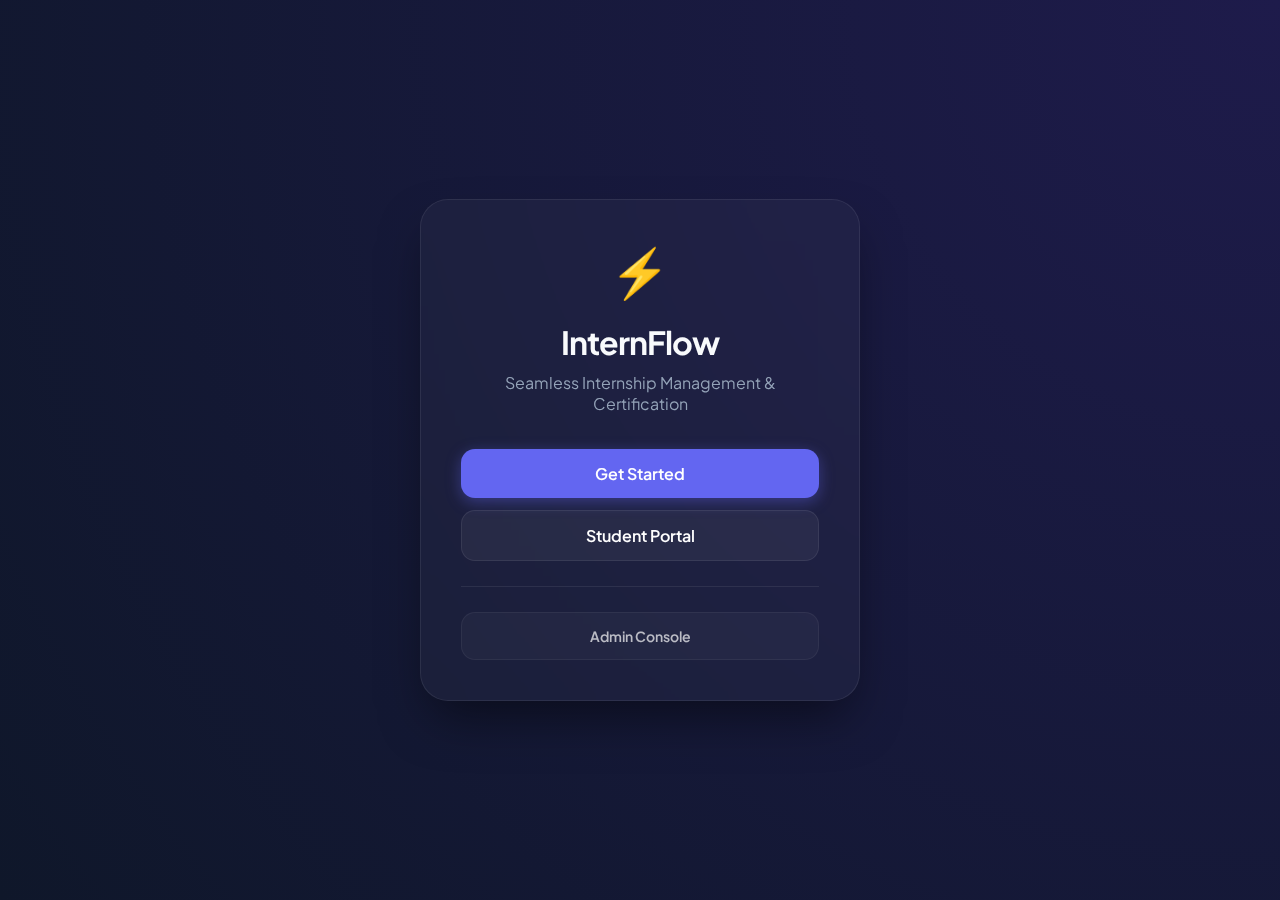
<file: frontend/index.html>
<!DOCTYPE html>
<html lang="en">
<head>
    <meta charset="UTF-8">
    <title>InternFlow | Management</title>
    <link rel="stylesheet" href="style.css">
</head>
<body>
    <div class="centered-container">
        <div class="glass-card animate-card" style="text-align: center;">
            <div style="font-size: 48px; margin-bottom: 20px;">⚡</div>
            <h1 style="font-size: 32px; letter-spacing: -1px; margin-bottom: 10px;">InternFlow</h1>
            <p style="color: var(--text-dim); margin-bottom: 35px;">Seamless Internship Management & Certification</p>
            
            <a href="student-register.html" class="btn btn-primary" style="margin-bottom: 12px;">Get Started</a>
            <a href="student-login.html" class="btn btn-ghost" style="margin-bottom: 12px;">Student Portal</a>
            
            <div style="margin: 25px 0; height: 1px; background: var(--glass-border);"></div>
            <a href="admin-login.html" class="btn btn-ghost" style="font-size: 14px; opacity: 0.7;">Admin Console</a>
        </div>
    </div>
</body>
</html>
</file>
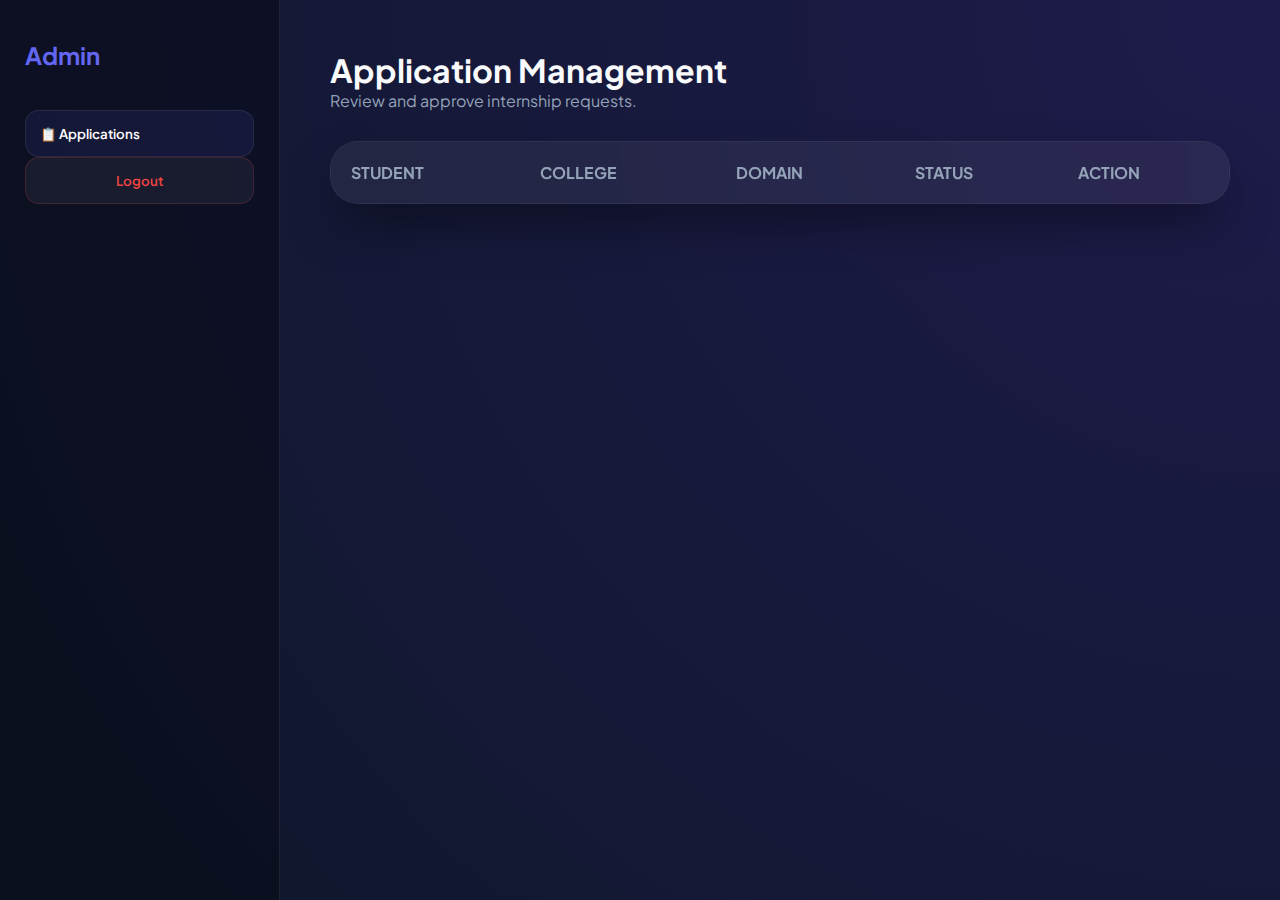
<file: frontend/admin-dashboard.html>
<!DOCTYPE html>
<html lang="en">
<head>
    <meta charset="UTF-8">
    <title>Admin Dashboard | InternFlow</title>
    <link rel="stylesheet" href="style.css">
</head>
<body onload="loadStudents()">
    <div style="display: flex; min-height: 100vh;">
        <aside style="width: 280px; background: rgba(0,0,0,0.3); border-right: 1px solid var(--glass-border); padding: 40px 25px;">
            <h2 style="color: var(--primary); margin-bottom: 40px;">Admin</h2>
            <nav>
                <button class="btn btn-ghost" style="justify-content: flex-start; background: rgba(99,102,241,0.1);">📋 Applications</button>
            </nav>
            <button class="btn btn-ghost" style="margin-top: auto; color: #ef4444; border-color: rgba(239, 68, 68, 0.2);" onclick="location.href='index.html'">Logout</button>
        </aside>

        <main style="flex: 1; padding: 50px;">
            <div class="animate-card">
                <h1>Application Management</h1>
                <p style="color: var(--text-dim); margin-bottom: 30px;">Review and approve internship requests.</p>
                
                <div class="glass-card" style="max-width: 100%; padding: 0; overflow: hidden;">
                    <table style="width: 100%; border-collapse: collapse;">
                        <thead>
                            <tr style="background: rgba(255,255,255,0.03);">
                                <th style="padding: 20px; text-align: left; color: var(--text-dim);">STUDENT</th>
                                <th style="padding: 20px; text-align: left; color: var(--text-dim);">COLLEGE</th>
                                <th style="padding: 20px; text-align: left; color: var(--text-dim);">DOMAIN</th>
                                <th style="padding: 20px; text-align: left; color: var(--text-dim);">STATUS</th>
                                <th style="padding: 20px; text-align: left; color: var(--text-dim);">ACTION</th>
                            </tr>
                        </thead>
                        <tbody id="table"></tbody>
                    </table>
                </div>
            </div>
        </main>
    </div>
    <script src="admin.js"></script>
</body>
</html>
</file>
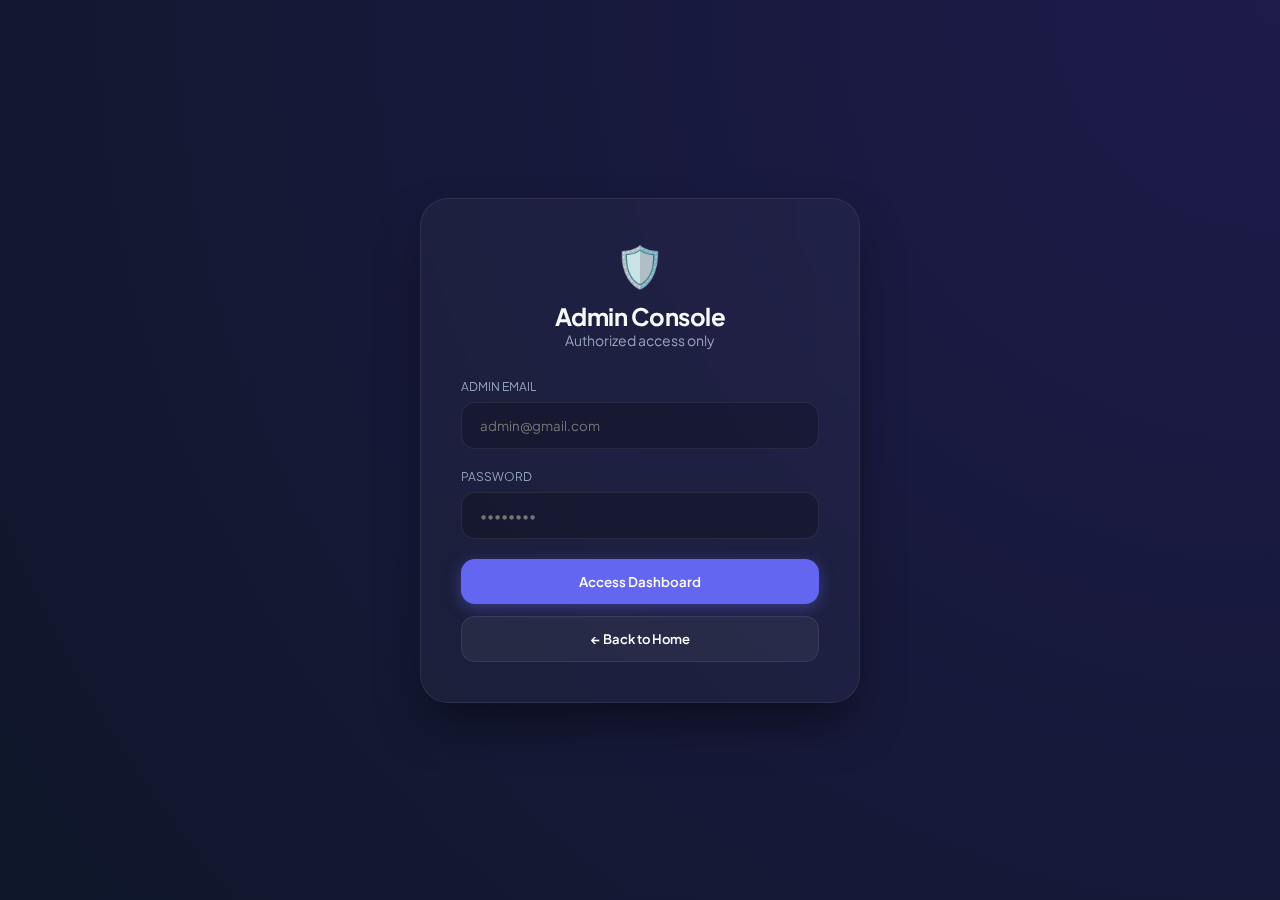
<file: frontend/admin-login.html>
<!DOCTYPE html>
<html lang="en">
<head>
    <meta charset="UTF-8">
    <title>Admin Login | InternFlow</title>
    <link rel="stylesheet" href="style.css">
</head>
<body>
    <div class="centered-container">
        <div class="glass-card animate-card">
            <div style="text-align: center; margin-bottom: 30px;">
                <div style="font-size: 40px; margin-bottom: 10px;">🛡️</div>
                <h2 style="letter-spacing: -0.5px;">Admin Console</h2>
                <p style="color: var(--text-dim); font-size: 14px;">Authorized access only</p>
            </div>
            
            <label style="font-size: 12px; color: var(--text-dim); margin-bottom: 8px; display: block;">ADMIN EMAIL</label>
            <input id="email" type="email" placeholder="admin@gmail.com">
            
            <label style="font-size: 12px; color: var(--text-dim); margin-bottom: 8px; display: block;">PASSWORD</label>
            <input id="password" type="password" placeholder="••••••••">
            
            <button class="btn btn-primary" onclick="adminLogin()">Access Dashboard</button>
            
            <a href="index.html" class="btn btn-ghost" style="margin-top: 12px; font-size: 13px;">← Back to Home</a>
        </div>
    </div>
    <script src="admin.js"></script>
</body>
</html>
</file>
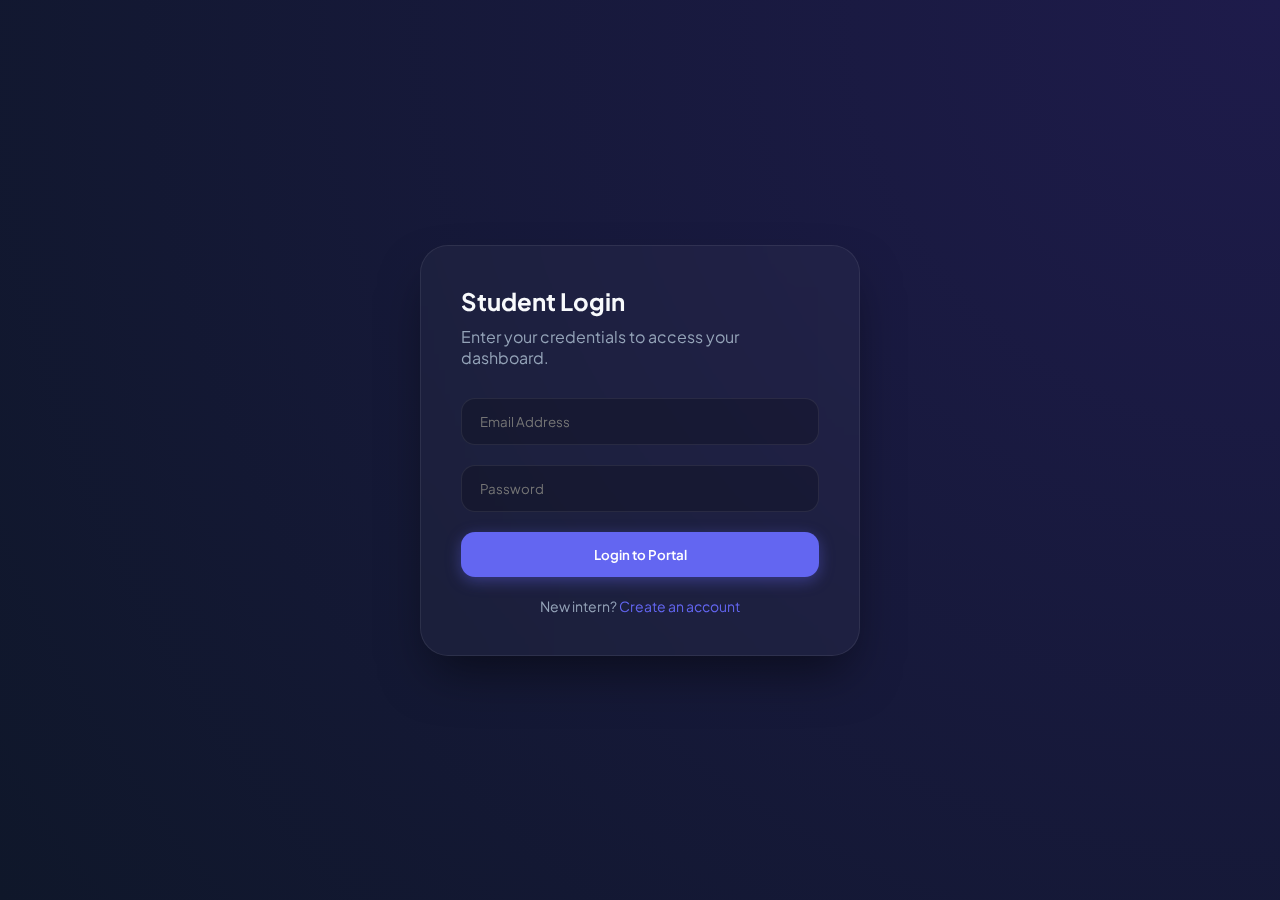
<file: frontend/student-dashboard.html>
<!DOCTYPE html>
<html lang="en">
<head>
    <meta charset="UTF-8">
    <title>Dashboard | InternFlow</title>
    <link rel="stylesheet" href="style.css">
</head>
<body>
    <div style="display: flex; min-height: 100vh;">
        <nav style="width: 280px; background: rgba(0,0,0,0.3); border-right: 1px solid var(--glass-border); padding: 40px 25px; display: flex; flex-direction: column;">
            <h2 style="color: var(--primary); margin-bottom: 40px;">InternFlow</h2>
            <div style="flex: 1;">
                <button class="btn btn-ghost" style="justify-content: flex-start; margin-bottom: 10px; background: rgba(99,102,241,0.1);">🏠 Overview</button>
            </div>
            <button class="btn btn-ghost" style="color: #ef4444; border-color: rgba(239, 68, 68, 0.2);" onclick="logout()">Logout</button>
        </nav>

        <main style="flex: 1; padding: 50px;">
            <div class="animate-card">
                <h1 style="margin-bottom: 10px;">Student Dashboard</h1>
                <p style="color: var(--text-dim); margin-bottom: 40px;">Your internship application and certification status.</p>
                
                <div class="glass-card" style="max-width: 600px; padding: 40px;" id="output">
                    </div>
            </div>
        </main>
    </div>

    <script>
        const s = JSON.parse(localStorage.getItem("loggedStudent"));
        if (!s) window.location.href = "student-login.html";

        document.getElementById("output").innerHTML = `
            <div style="margin-bottom: 25px;">
                <label style="color: var(--text-dim); font-size: 12px; display: block; margin-bottom: 5px; letter-spacing: 1px;">FULL NAME</label>
                <p style="font-size: 18px; font-weight: 600;">${s.name}</p>
            </div>
            <div style="margin-bottom: 25px;">
                <label style="color: var(--text-dim); font-size: 12px; display: block; margin-bottom: 5px; letter-spacing: 1px;">COLLEGE</label>
                <p style="font-size: 18px; font-weight: 600;">${s.college}</p>
            </div>
            <div style="margin-bottom: 25px;">
                <label style="color: var(--text-dim); font-size: 12px; display: block; margin-bottom: 5px; letter-spacing: 1px;">DOMAIN</label>
                <p style="font-size: 18px; font-weight: 600; color: var(--primary);">${s.domain}</p>
            </div>
            <div>
                <label style="color: var(--text-dim); font-size: 12px; display: block; margin-bottom: 10px; letter-spacing: 1px;">STATUS</label>
                <span class="status-badge ${s.status === 'Approved' ? 'status-approved' : 'status-pending'}">
                    ${s.status}
                </span>
            </div>
        `;

        function logout() {
            localStorage.removeItem("loggedStudent");
            window.location.href = "index.html";
        }
    </script>
</body>
</html>
</file>
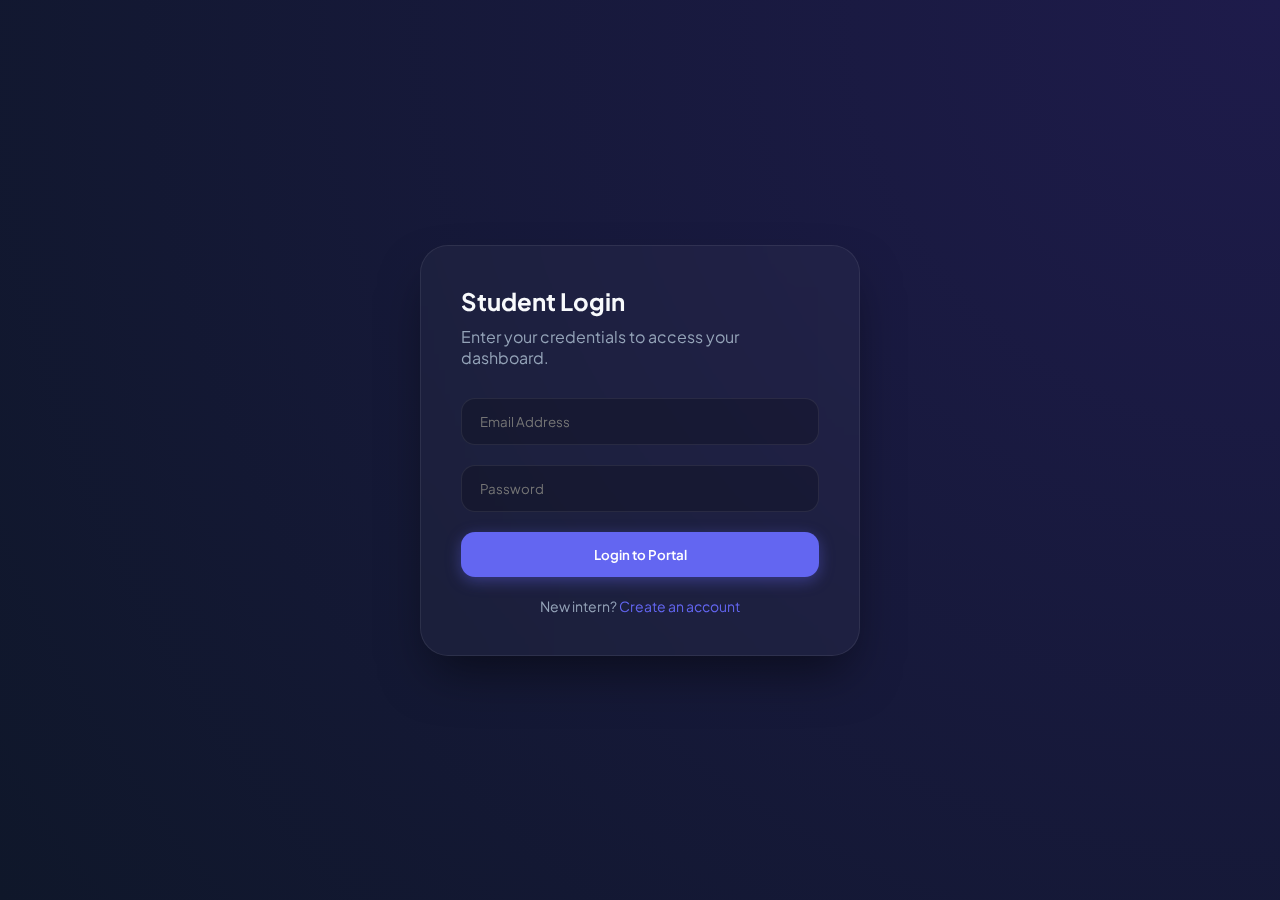
<file: frontend/student-login.html>
<!DOCTYPE html>
<html lang="en">
<head>
    <meta charset="UTF-8">
    <title>Student Login | InternFlow</title>
    <link rel="stylesheet" href="style.css">
</head>
<body>
    <div class="centered-container">
        <div class="glass-card animate-card">
            <h2 style="margin-bottom: 10px;">Student Login</h2>
            <p style="color: var(--text-dim); margin-bottom: 30px;">Enter your credentials to access your dashboard.</p>
            
            <input id="email" type="email" placeholder="Email Address">
            <input id="password" type="password" placeholder="Password">

            <button class="btn btn-primary" onclick="loginStudent()">Login to Portal</button>
            
            <p style="text-align: center; margin-top: 20px; font-size: 14px; color: var(--text-dim);">
                New intern? <a href="student-register.html" style="color: var(--primary); text-decoration: none;">Create an account</a>
            </p>
        </div>
    </div>
    <script src="student.js"></script>
</body>
</html>
</file>
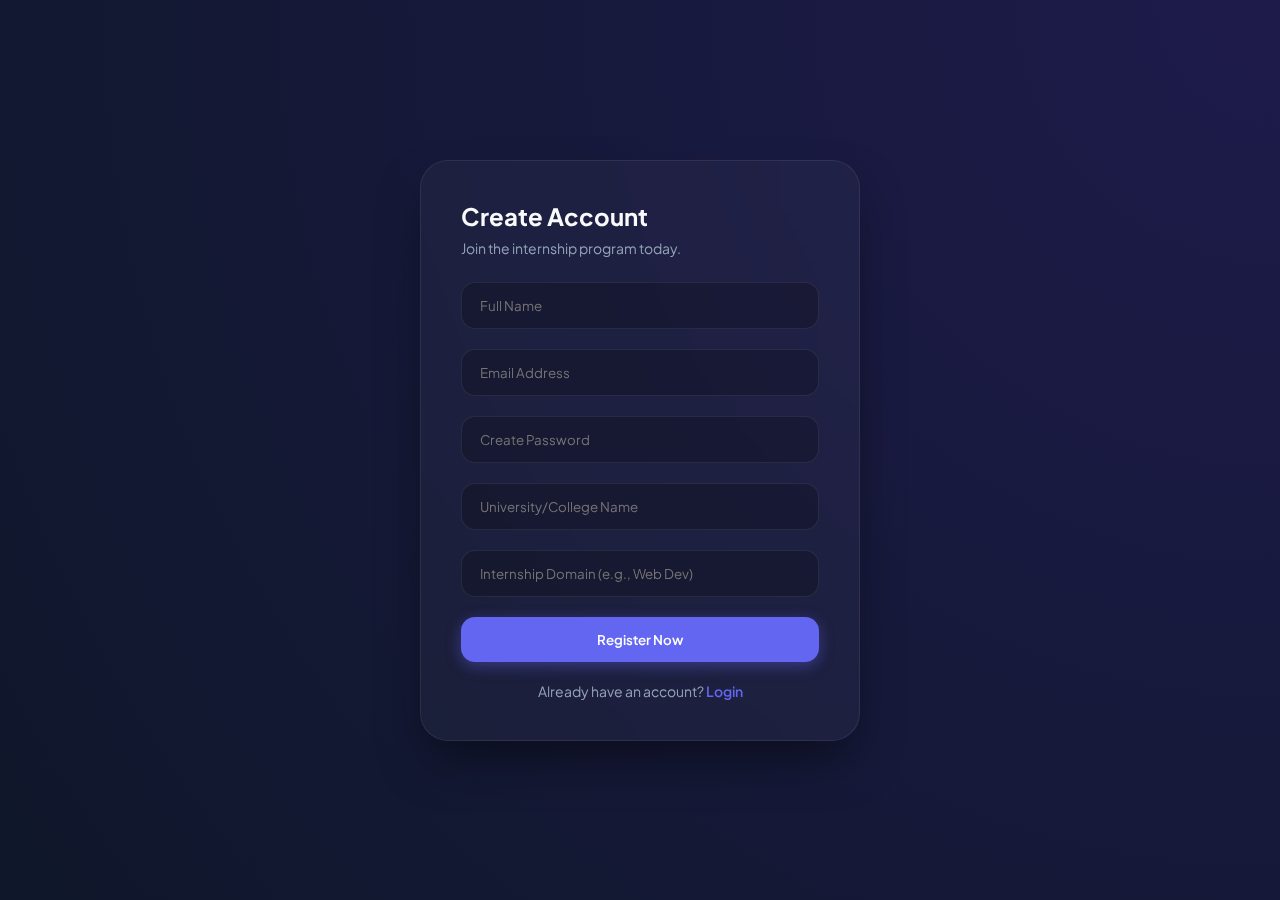
<file: frontend/student-register.html>
<!DOCTYPE html>
<html lang="en">
<head>
    <meta charset="UTF-8">
    <title>Student Registration | InternFlow</title>
    <link rel="stylesheet" href="style.css">
</head>
<body>
    <div class="centered-container">
        <div class="glass-card animate-card">
            <h2 style="margin-bottom: 8px;">Create Account</h2>
            <p style="color: var(--text-dim); margin-bottom: 25px; font-size: 14px;">Join the internship program today.</p>
            
            <input id="name" type="text" placeholder="Full Name">
            <input id="email" type="email" placeholder="Email Address">
            <input id="password" type="password" placeholder="Create Password">
            <input id="college" type="text" placeholder="University/College Name">
            <input id="domain" type="text" placeholder="Internship Domain (e.g., Web Dev)">
            
            <button class="btn btn-primary" onclick="registerStudent()">Register Now</button>
            
            <p style="text-align: center; margin-top: 20px; font-size: 14px; color: var(--text-dim);">
                Already have an account? <a href="student-login.html" style="color: var(--primary); text-decoration: none; font-weight: 600;">Login</a>
            </p>
        </div>
    </div>
    <script src="student.js"></script>
</body>
</html>
</file>
<file: frontend/style.css>
@import url('https://fonts.googleapis.com/css2?family=Plus+Jakarta+Sans:wght@400;500;600;700&display=swap');

:root {
  --primary: #6366f1;
  --primary-glow: rgba(99, 102, 241, 0.4);
  --bg-dark: #0f172a;
  --glass: rgba(255, 255, 255, 0.03);
  --glass-border: rgba(255, 255, 255, 0.08);
  --text-main: #f8fafc;
  --text-dim: #94a3b8;
  --success: #10b981;
  --warning: #f59e0b;
}

* {
  margin: 0;
  padding: 0;
  box-sizing: border-box;
  font-family: 'Plus Jakarta Sans', sans-serif;
}

body {
  background: radial-gradient(circle at top right, #1e1b4b, #0f172a);
  color: var(--text-main);
  min-height: 100vh;
  overflow-x: hidden;
}

@keyframes slideUpFade {
  from { opacity: 0; transform: translateY(30px); filter: blur(10px); }
  to { opacity: 1; transform: translateY(0); filter: blur(0); }
}

.animate-card {
  animation: slideUpFade 0.8s cubic-bezier(0.16, 1, 0.3, 1) forwards;
}

.centered-container {
  display: flex;
  justify-content: center;
  align-items: center;
  min-height: 100vh;
  padding: 20px;
}

.glass-card {
  background: var(--glass);
  backdrop-filter: blur(16px);
  -webkit-backdrop-filter: blur(16px);
  border: 1px solid var(--glass-border);
  border-radius: 28px;
  padding: 40px;
  width: 100%;
  max-width: 440px;
  box-shadow: 0 25px 50px -12px rgba(0, 0, 0, 0.5);
}

input {
  width: 100%;
  padding: 14px 18px;
  background: rgba(0, 0, 0, 0.2);
  border: 1px solid var(--glass-border);
  border-radius: 14px;
  color: white;
  margin-bottom: 20px;
  transition: all 0.3s ease;
}

input:focus {
  outline: none;
  border-color: var(--primary);
  box-shadow: 0 0 0 4px var(--primary-glow);
  background: rgba(0, 0, 0, 0.4);
}

.btn {
  width: 100%;
  padding: 14px;
  border-radius: 14px;
  border: none;
  font-weight: 600;
  cursor: pointer;
  transition: 0.4s cubic-bezier(0.4, 0, 0.2, 1);
  display: flex;
  justify-content: center;
  align-items: center;
  gap: 10px;
  text-decoration: none;
}

.btn-primary {
  background: var(--primary);
  color: white;
  box-shadow: 0 4px 15px var(--primary-glow);
}

.btn-primary:hover {
  transform: translateY(-3px);
  box-shadow: 0 8px 25px var(--primary-glow);
}

.btn-ghost {
  background: rgba(255, 255, 255, 0.05);
  border: 1px solid var(--glass-border);
  color: white;
}

.btn-ghost:hover {
  background: rgba(255, 255, 255, 0.1);
  border-color: rgba(255, 255, 255, 0.2);
}

.status-badge {
  padding: 6px 14px;
  border-radius: 100px;
  font-size: 12px;
  font-weight: 700;
  text-transform: uppercase;
}

.status-pending { background: rgba(245, 158, 11, 0.1); color: var(--warning); }
.status-approved { background: rgba(16, 185, 129, 0.1); color: var(--success); }
</file>
